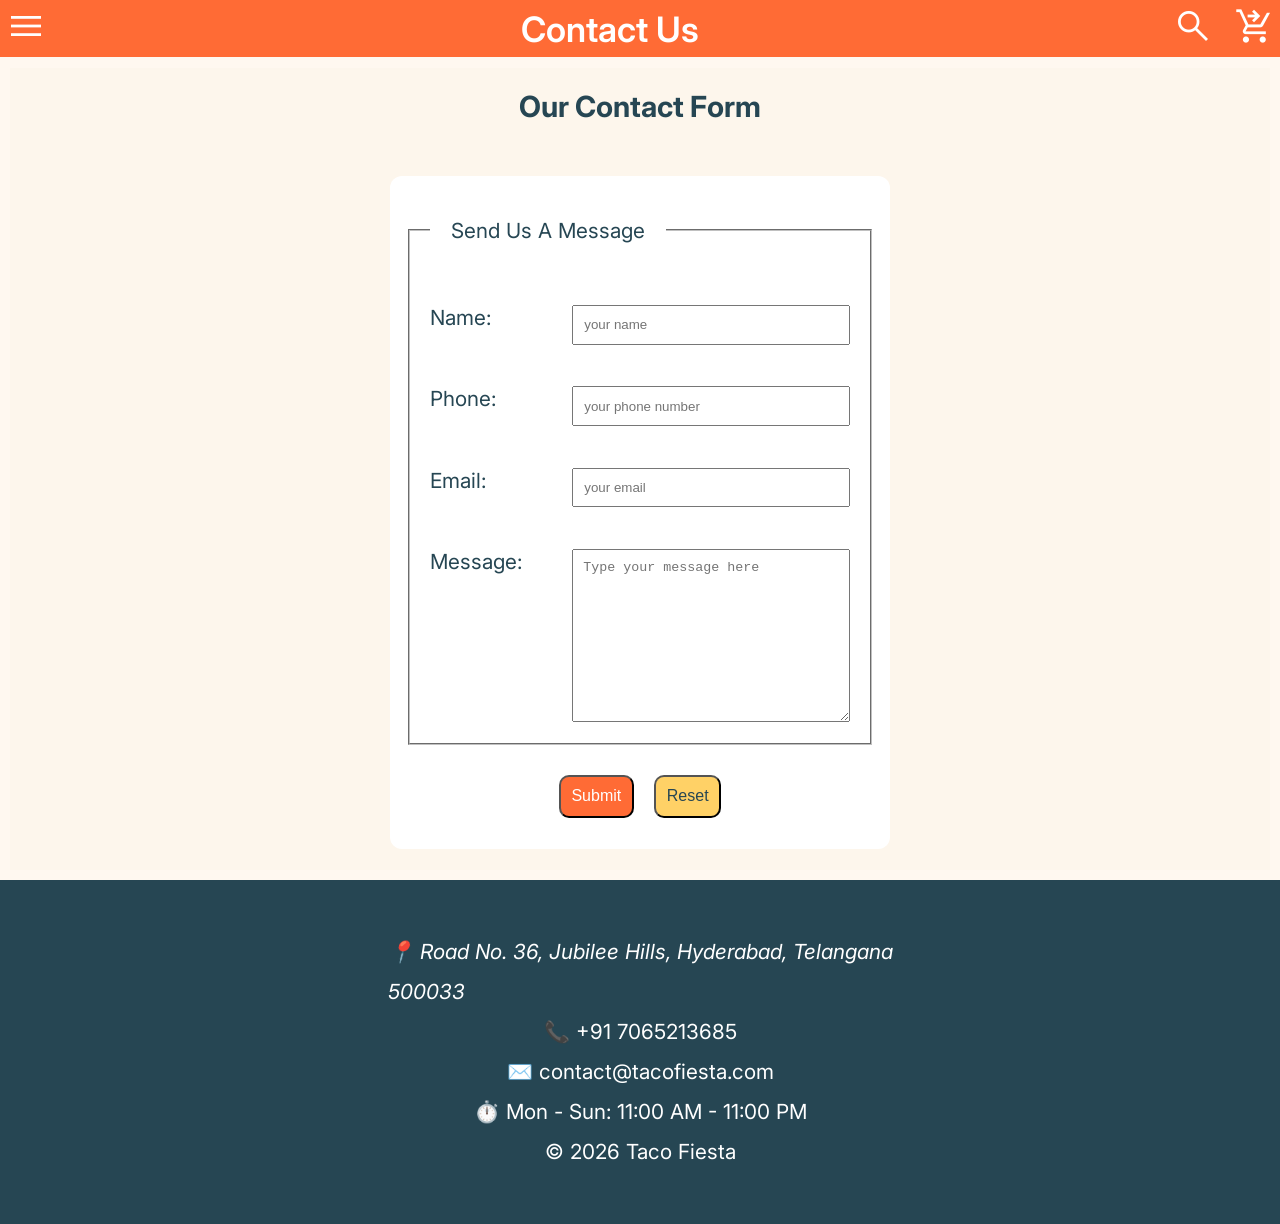
<file: contact.html>
<!doctype html>
<html lang="en">

<head>
    <meta charset="UTF-8" />
    <meta name="viewport" content="width=device-width, initial-scale=1.0" />
    <title>Contact Us</title>
    <link rel="icon" href="favicon.ico" type="image/x-icon" />
     <link rel="stylesheet" href="https://fonts.googleapis.com/css2?family=Material+Symbols+Outlined:opsz,wght,FILL,GRAD@24,400,0,0"/>
    <link rel="stylesheet" href="css/style.css" />
</head>

<body>
    <header>
       <nav class="navbar">
            <div class="navdiv">
                <a href="#menu">
                    <span class="material-symbols-outlined menu-symbol">menu</span>
                </a>
                <div class="title"><a href="contact.html">Contact Us</a></div>
                <div class="symbols">
                <a href="#search">
                    <span class="material-symbols-outlined search-symbol">search</span>
                </a>
                <a href="#cart">
                    <span class="material-symbols-outlined cart-symbol">shopping_cart_checkout</span>
                </a>
                </div>
            </div>
        </nav>
    </header>
    <main>
        <h3>Our Contact Form</h3>
        <form class="form"  action="https://httpbin.org/get" method="get">
            <fieldset>
                <legend>Send Us A Message</legend>
                <p class="details">
                    <label class="label" for="Name">Name:</label>
                    <input class="input" type="text" name="Name" id="Name" placeholder="your name" autocomplete="off" required />
                </p>
                <p class="details">
                    <label class="label" for="phone">Phone:</label>
                    <input class="input" type="tel" name="phone" id="phone" placeholder="your phone number" autocomplete="off" required />
                </p>
                <p class="details">
                    <label class="label" for="Email">Email:</label>
                    <input class="input" type="Email" name="Email" id="Email" placeholder="your email" autocomplete="off" required />
                </p>
                <p class="details">
                    <label class="label" for="message">Message:</label>
                    <textarea class="input" name="message" id="message" cols="30" rows="10"
                        placeholder="Type your message here"></textarea>
                </p>
            </fieldset>
            <section class="result">
            <button class="btn-primary" type="submit">Submit</button>
            <button class=" btn-primary btn-secondary" type="reset">Reset</button>
            </section>
        </form>
    </main>
    <footer>
        
            <address>
                  📍 Road No. 36, Jubilee Hills, Hyderabad, Telangana <br>500033
            </address>
            <p>📞 <a href="tel:+917065213685">+91 7065213685</a></p>
            <p>✉️ contact@tacofiesta.com </p>
            <p>⏱️ Mon - Sun: 11:00 AM - 11:00 PM</p>
        <p>&copy; 2026 Taco Fiesta</p>
    </footer>
</body>

</html>
</file>
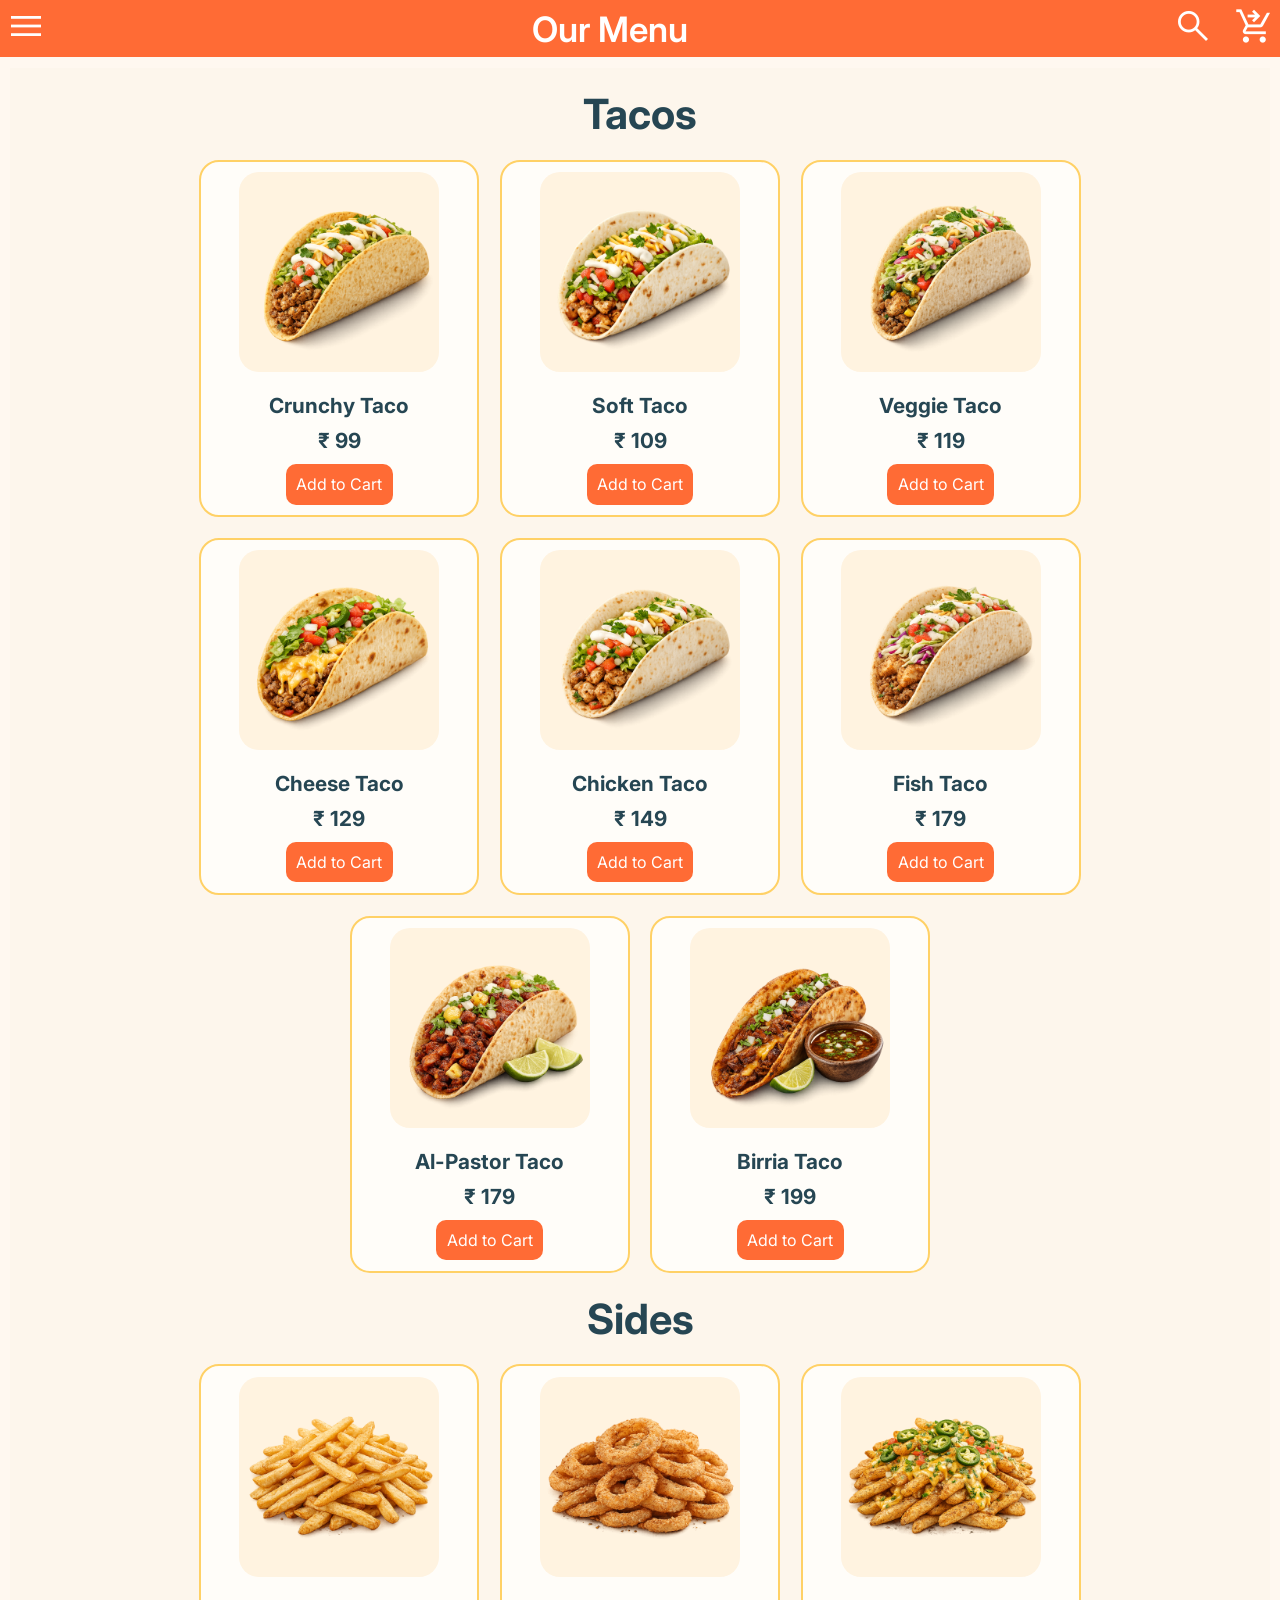
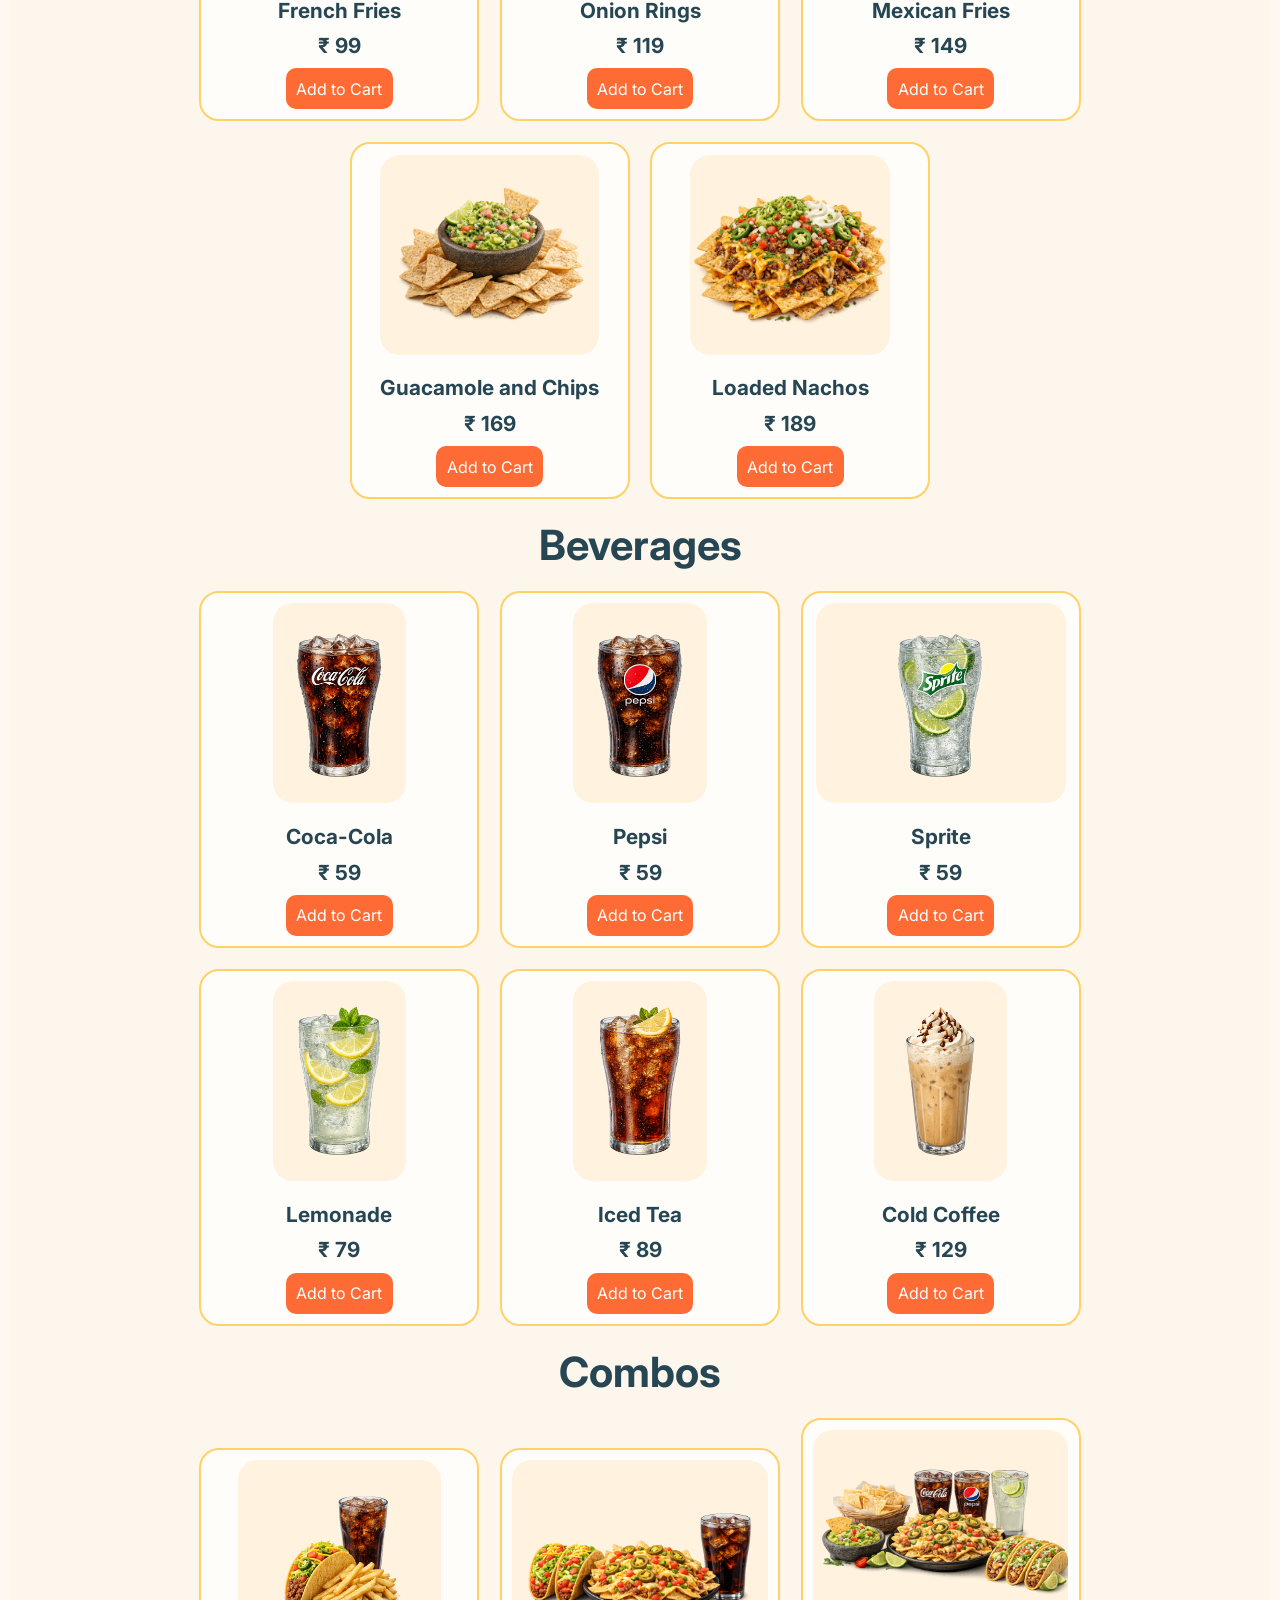
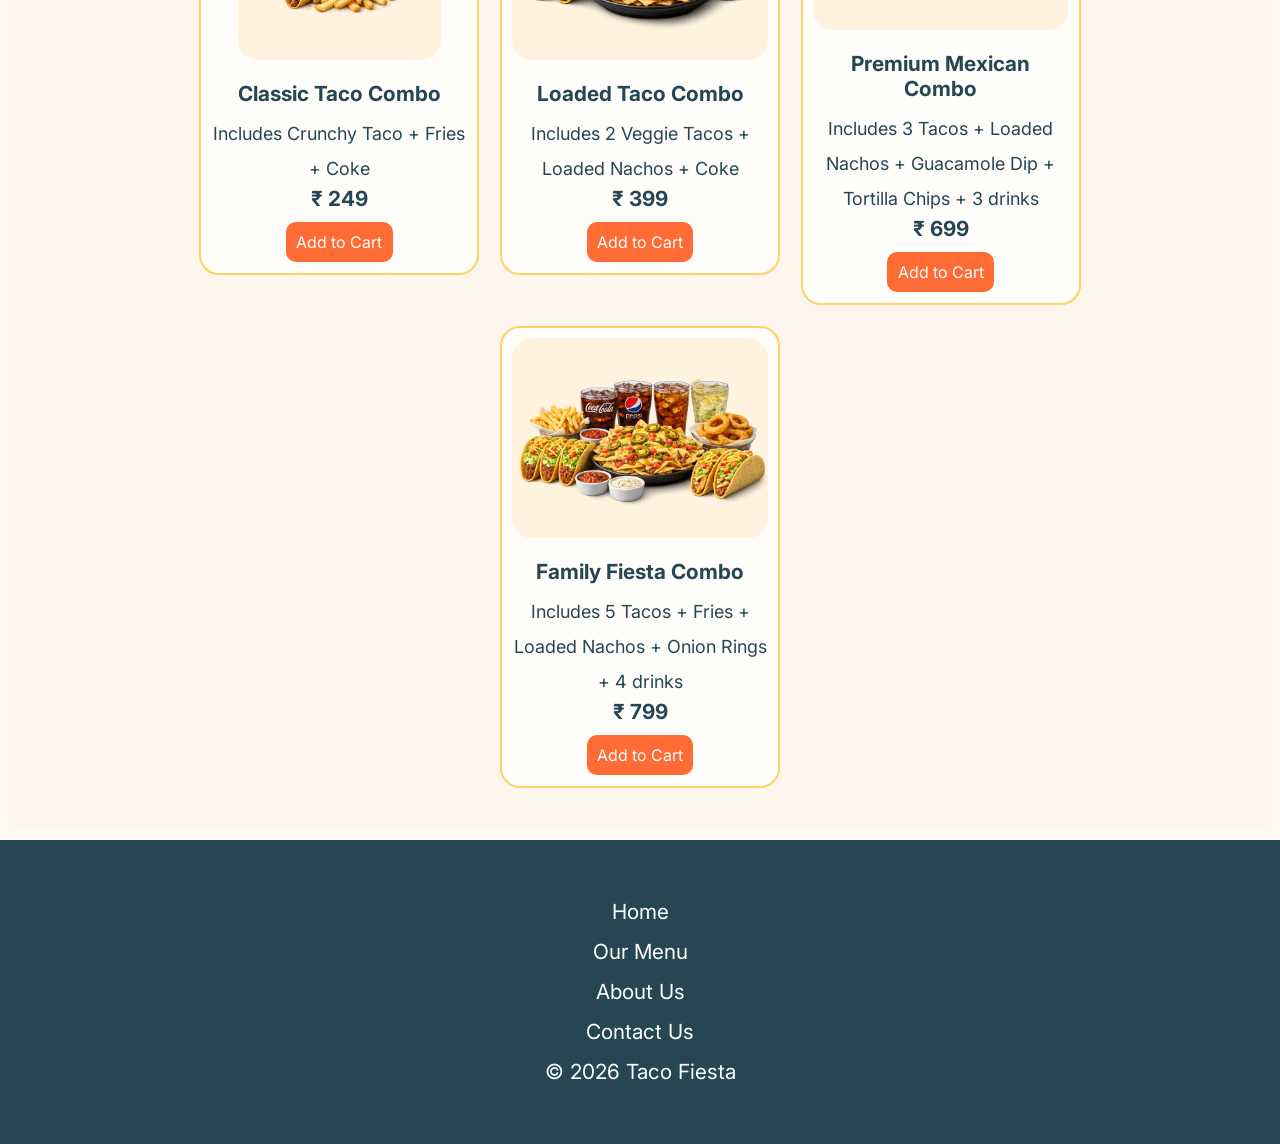
<file: products.html>
<!DOCTYPE html>
<html lang="en">
<head>
    <meta charset="UTF-8">
    <meta name="viewport" content="width=device-width, initial-scale=1.0">
    <title>Our Menu</title>
     <link rel="shortcut icon" href="favicon.ico" type="image/x-icon">
     <link rel="stylesheet" href="https://fonts.googleapis.com/css2?family=Material+Symbols+Outlined:opsz,wght,FILL,GRAD@24,400,0,0"/>
    <link rel="stylesheet" href="css/style.css">
</head>
<body>
    <header>
        <nav class="navbar">
            <div class="navdiv">
                <a href="#menu">
                    <span class="material-symbols-outlined menu-symbol">menu</span>
                </a>
                <div class="title"><a href="products.html">Our Menu</a></div>
                <div class="symbols">
                <a href="#search">
                    <span class="material-symbols-outlined search-symbol">search</span>
                </a>
                <a href="#cart">
                    <span class="material-symbols-outlined cart-symbol">shopping_cart_checkout</span>
                </a>
                </div>
            </div>
        </nav>
    </header>
    <main>
        <section id="Products" class="OurMenu"> 
    <h2>Tacos</h2>
    <div class="grid">
    <article class="card">
        <figure>
            <img src="imgs/crunchy-taco.png" alt="crunchy_taco">
            <figcaption>Crunchy Taco</figcaption>
        </figure>
        
        <p class="cost">&#8377; 99</p>
        <a href="#cart" class="btn-primary">Add to Cart</a>
        </article>
    <article class="card">
        <figure>
            <img src="imgs/soft-taco.png" alt="soft_taco">
            <figcaption>Soft Taco</figcaption>
        </figure>
       
        <p class="cost">&#8377; 109</p>
        <a href="#cart" class="btn-primary">Add to Cart</a>
    </article>
       <article class="card">
        <figure>
            <img src="imgs/veg-taco.png" alt="veggie_taco">
            <figcaption>Veggie Taco</figcaption>
        </figure>
        
        <p class="cost">&#8377; 119</p>
        <a href="#cart" class="btn-primary">Add to Cart</a>
      </article>
      <article class="card">
        <figure>
            <img src="imgs/cheese-taco.png" alt="cheese_taco">
            <figcaption>Cheese Taco</figcaption>
        </figure>
        <p class="cost">&#8377; 129</p>
        <a href="#cart" class="btn-primary">Add to Cart</a>
        </article>
      <article class="card">
        <figure>
            <img src="imgs/chicken-taco.png" alt="chicken_taco">
            <figcaption>Chicken Taco</figcaption>
        </figure>
        <p class="cost">&#8377; 149</p>
        <a href="#cart" class="btn-primary">Add to Cart</a>
        </article>
      <article class="card">
        <figure>
            <img src="imgs/fish-taco.png" alt="fish_taco">
            <figcaption>Fish Taco</figcaption>
        </figure>
        <p class="cost">&#8377; 179</p>
        <a href="#cart" class="btn-primary">Add to Cart</a>
        </article>
      <article class="card">
        <figure>
            <img src="imgs/Al-pastor taco.png" alt="Al-pastor_taco">
            <figcaption>Al-Pastor Taco</figcaption>
        </figure>
        <p class="cost">&#8377; 179</p>
        <a href="#cart" class="btn-primary">Add to Cart</a>
       </article>
      <article class="card">
        <figure>
            <img src="imgs/Birria-taco.png" alt="Birria_taco">
            <figcaption>Birria Taco</figcaption>
        </figure>
        <p class="cost">&#8377; 199</p>
        <a href="#cart" class="btn-primary">Add to Cart</a>
       </article>
    </div>
    <h2>Sides</h2>
    <div class="grid">
          <article class="card">
        <figure>
            <img src="imgs/French-fries.png" alt="French-fries">
            <figcaption>French Fries</figcaption>
        </figure>
       
        <p class="cost">&#8377; 99</p>
        <a href="#cart" class="btn-primary">Add to Cart</a>
    </article>
      <article class="card">
        <figure>
            <img src="imgs/onion-rings.png" alt="onion-rings">
            <figcaption>Onion Rings</figcaption>
        </figure>
        <p class="cost">&#8377; 119</p>
        <a href="#cart" class="btn-primary">Add to Cart</a>
        </article>
       <article class="card">
        <figure>
            <img src="imgs/mexican-fries.png" alt="mexican-fries">
            <figcaption>Mexican Fries</figcaption>
        </figure>
        
        <p class="cost">&#8377; 149</p>
        <a href="#cart" class="btn-primary">Add to Cart</a>
      </article>
    
      <article class="card">
        <figure>
            <img src="imgs/guacamole.png" alt="guacamole and Chips">
            <figcaption>Guacamole and Chips</figcaption>
        </figure>
        <p class="cost">&#8377; 169</p>
        <a href="#cart" class="btn-primary">Add to Cart</a>
        </article>
         <article class="card">
        <figure>
            <img src="imgs/loaded-nachos.png" alt="loaded-nachos">
            <figcaption>Loaded Nachos</figcaption>
        </figure>
        
        <p class="cost">&#8377; 189</p>
        <a href="#cart" class="btn-primary">Add to Cart</a>
        </article>
  
    </div>
    
    <h2>Beverages</h2>
    <div class="grid">
    <article class="card">
        <figure>
            <img src="imgs/coca-cola.png" alt="coca-cola">
            <figcaption>Coca-Cola</figcaption>
        </figure>
        
        <p class="cost">&#8377; 59</p>
        <a href="#cart" class="btn-primary">Add to Cart</a>
        </article>
    <article class="card">
        <figure>
            <img src="imgs/pepsi.png" alt="pepsi">
            <figcaption>Pepsi</figcaption>
        </figure>
       
        <p class="cost">&#8377; 59</p>
        <a href="#cart" class="btn-primary">Add to Cart</a>
    </article>
       <article class="card">
        <figure>
            <img src="imgs/sprite.png" alt="sprite" height="250" width="250">
            <figcaption>Sprite</figcaption>
        </figure>
        
        <p class="cost">&#8377; 59</p>
        <a href="#cart" class="btn-primary">Add to Cart</a>
      </article>
      <article class="card">
        <figure>
            <img src="imgs/lemonade.png" alt="lemonade">
            <figcaption>Lemonade</figcaption>
        </figure>
        <p class="cost">&#8377; 79</p>
        <a href="#cart" class="btn-primary">Add to Cart</a>
        </article>
      <article class="card">
        <figure>
            <img src="imgs/Iced-tea.png" alt="Iced Tea">
            <figcaption>Iced Tea</figcaption>
        </figure>
        <p class="cost">&#8377; 89</p>
        <a href="#cart" class="btn-primary">Add to Cart</a>
        </article>
      <article class="card">
        <figure>
            <img src="imgs/cold-coffee.png" alt="Cold Coffee">
            <figcaption>Cold Coffee</figcaption>
        </figure>
        <p class="cost">&#8377; 129</p>
        <a href="#cart" class="btn-primary">Add to Cart</a>
        </article>
    </div>
    <h2>Combos</h2>
    <div class="grid">
    <article class="card">
        <figure>
            <img src="imgs/Taco-combo.png" alt="Taco-combo" >
            <figcaption>Classic Taco Combo</figcaption>
        </figure>
         <p class="desc">Includes Crunchy Taco + Fries + Coke</p>
        <p class="cost">&#8377; 249</p>
        <a href="#cart" class="btn-primary">Add to Cart</a>
        </article>
    <article class="card">
        <figure>
            <img src="imgs/loaded-taco-combo.png" alt="loaded-taco-combo">
            <figcaption>Loaded Taco Combo</figcaption>
        </figure>
         <p class="desc">Includes 2 Veggie Tacos + Loaded Nachos + Coke</p>
        <p class="cost">&#8377; 399</p>
        <a href="#cart" class="btn-primary">Add to Cart</a>
        </article>
         <article class="card">
        <figure>
            <img src="imgs/premium-mexican-combo.png" alt="premium-mexican-combo">
            <figcaption>Premium Mexican Combo</figcaption>
        </figure>
         <p class="desc">Includes 3 Tacos + Loaded Nachos + Guacamole Dip + Tortilla Chips + 3 drinks</p>
        <p class="cost">&#8377; 699</p>
        <a href="#cart" class="btn-primary">Add to Cart</a>
        </article>
    <article class="card">
        <figure>
            <img src="imgs/family-fiesta-combo.png" alt="family-fiesta-combo">
            <figcaption>Family Fiesta Combo</figcaption>
        </figure>
         <p class="desc">Includes 5 Tacos + Fries + Loaded Nachos + Onion Rings + 4 drinks</p>
        <p class="cost">&#8377; 799</p>
        <a href="#cart" class="btn-primary">Add to Cart</a>
        </article>
   
        </div>
   </section>
    </main>
     <footer>
      <p> <a href="index.html">Home</a></p>
      <p> <a href="products.html">Our Menu</a></p>
      <p> <a href="About.html">About Us</a></p>
      <p> <a href="contact.html">Contact Us</a></p>
      <p>&copy; 2026 Taco Fiesta</p>
</footer>
</body>
</html>
</file>
<file: css/style.css>
@import url('https://fonts.googleapis.com/css2?family=Inter:ital,opsz,wght@0,14..32,100..900;1,14..32,100..900&family=Nunito:ital,wght@0,200..1000;1,200..1000&display=swap');
*{
    margin: 0;
    padding: 0;
    box-sizing: border-box;
}
:root{
    --PRIMARY-COLOR:#FF6B35;
    --SECONDARY-COLOR: #FFD166;
    --ACCENT-COLOR: #06D6A0;
    --BACKGROUND-COLOR: #FFF8F0; 
    --TEXT-COLOR: #264653; 
    --LIGHT-TEXT-COLOR: #FFFFFF;
    --BTN-FONT-SIZE: 16px;
    --BTN-BORDER-RADIUS: 10px;
    --FOOTER-BACKGROUND-COLOR: #264653;
}

html {
    font-size: 1.3rem;
    background-color: var(--BACKGROUND-COLOR);
    color: var(--TEXT-COLOR);
    font-family: "Inter",sans-serif;
    scroll-behavior: smooth;
}
body {
    min-height: 100vh;
    min-width: 800px;
    max-width: 100%;
    margin: 0 auto;
    padding-top: 57.8px;
}
header{
    top: 0;
}
main{
   
    background-color: #FDF6EC;
    display: flex;
    flex-direction: column;
    align-items: center;
    gap: 1.5rem;
    padding: 1rem;
    margin: 0.5rem;
}

.navbar{
    background-color: var(--PRIMARY-COLOR);
    padding: 0.3rem;
    position: fixed;
    top: 0;
    width: 100%;
    z-index: 1000;
    transition: all 0.3s ease;
}
.navbar a:hover, .navbar .material-symbols-outlined:hover{
    color: #FFD166;
}
.navdiv{
    display: flex;
    justify-content: space-between;
    align-items: center; 
}
.symbols{
    display: flex;
    justify-content: flex-end;
    flex-flow: row nowrap;
    align-items: center;
    gap: 1rem;
}

.logo a, .title a{
    font-size: 35px;
    font-weight: 600;
    color: var(--LIGHT-TEXT-COLOR);
    text-decoration: none;
}
.menu-symbol,.search-symbol,.cart-symbol{
    font-size: 40px;
    color: var(--LIGHT-TEXT-COLOR);
}
.About{
    margin: 1rem;
    text-align: center;
}
.About ul{
    line-height: 2.5rem;
}
.info{
    margin: 1rem;
    padding: 1rem;
}
.TacoFiesta{
    padding: 0;
    margin: 0;
}
.Image img{
       max-width: 100%;
       height: auto;   
}
.Content{
    margin: 1rem;
    padding: 1rem;
    color: var(--TEXT-COLOR);
    line-height: 40px;
}
.Desc{
    list-style-type: circle;
     max-width: 45ch;
    text-align: center;
    margin: 0 auto;
}

 li{
    list-style-type: none;
   
}
a{
    text-decoration: none;
}

.hero{
    background-image: url("/HTML/imgs/HeroSection.png");
    background-size: cover;
    background-position: center;
    background-repeat: no-repeat;
    height: 550px;
    filter: brightness(80%) saturate(100%) contrast(110%);
    display: flex;
    flex-direction: column;
    justify-content: flex-end;
    align-items: flex-start;
    padding-bottom: 0.75rem;
    padding-left: 4rem;
}
h1{
    font-size: 3.75rem;
}
h2{
    font-size: 2rem;
}
h3{
    font-size: 1.4rem;
    margin-bottom: 1rem;
}

.description{
    font-size: 1.125rem;
}

.btn{
   margin: 0.5rem;
   padding: 0.5rem;
   font-size: 1.4rem;
   font-weight:bolder;
   border-radius: 50px;
   background-color: var(--PRIMARY-COLOR);
   color: var(--LIGHT-TEXT-COLOR);
   transition: all 0.3s ease;
   display: inline-flex;
   align-items: center;
   justify-content: center;
}
.btn:hover{
     background-color: #E85A24;
    transform: translateY(-0.2rem) scaleY(1.02);
}

.btn-primary{
    margin: 0.5rem;
    padding: 0.5rem;
    border-radius: var(--BTN-BORDER-RADIUS);
    background-color:var(--PRIMARY-COLOR);
    color: var(--LIGHT-TEXT-COLOR);
    font-size: var(--BTN-FONT-SIZE);
    transition: all 0.3s ease;
    display: inline-flex;
    align-items: center;
    justify-content: center;
}
.btn-primary:hover{
     background-color: #E85A24;
    transform: translateY(-0.2rem) scaleY(1.02);
}
.btn-secondary{
   margin: 0.5rem;
    padding: 0.5rem;
    border-radius: var(--BTN-BORDER-RADIUS);
    background-color:var(--SECONDARY-COLOR);
    color: var(--TEXT-COLOR);
    font-size: var(--BTN-FONT-SIZE);
    transition: all 0.3s ease;
    display: inline-flex;
    align-items: center;
    justify-content: center;
}
.btn-secondary:hover{
    background-color: #F4B942;
    transform: translateY(-0.2rem) scaleY(1.02);
}
 figure img{
    display: block;
    max-width: 100%;
    height: auto;
}
.products{
    margin: 1rem auto;
    width: 90%;
    text-align: center;
}

.products h2{
    margin-bottom: 2rem;
}

.our_menu{
    display: flex;
    overflow: hidden;  
}

.group{
    display: flex;
    flex-shrink: 0;     
    animation: spin 5s infinite linear;
}
@keyframes spin{
    from { transform: translateX(0); }
    to { transform: translateX(-100%); }
}
.Card{
    flex: 0 0 200px;   
    padding: 1rem;
    border-radius: 20px;
    text-align: center;
}

figure{
    margin: 0;
}

.Card img{
    border-radius: 20px;
    background-color: #FFF3E0;
    width: 100%;
    height: 200px;
    object-fit: contain;
}

.Card figcaption{
    font-weight: bold;
    font-size: 1rem;
    margin-top: 8px;
}

.products .btn-secondary{
    display: inline-block;
    margin-top: 2rem;
}


.OurMenu{
    display: flex;
    flex-flow: column wrap;
    align-items: center;
    justify-content: center;
    margin-left: 1rem;
    margin-right: 1rem;
  
}

.grid{
    margin-top: 1rem;
    margin-bottom: 1rem;
    display: flex;
    flex-direction: row;
    flex-wrap: wrap;
    justify-content: center;
    align-items: center;
    gap: 1rem;
}
.card{
    margin: 0;
    width: min(100%,280px); 
    height: auto;
    background-color: #FFFDF9;
    display: flex;
    flex-flow: column wrap;
    justify-content: center;
    align-items: center;
    border: 2px solid #FFD166;
    border-radius: 20px; 
    transition: all 0.3s ease;
    scroll-margin-top: 8rem;
} 
.card:hover{
   transform: translateY(-0.2rem) scaleY(1.02);
   box-shadow:
    0 4px 12px rgba(0, 0, 0, 0.08),
    0 8px 20px rgba(255, 107, 53, 0.12);
    border-color: #F4B942;
}
.card:hover figcaption{
    color: var(--PRIMARY-COLOR);
    transform: scale(1.05);
}
.card:hover .btn-primary{
    background-color: #E85A24;
    transform: translateY(-0.2rem) scaleY(1.02);
}
.card:hover .cost{
     color: #C1121F;
     transform: scale(1.05);
}
.card:hover .desc{
     transform: scale(1.03);
}
.card:hover img{
     transform: scale(1.05);
     background-color: #FFE4B5;
}
 .card figure{
    margin: 0;
    display: flex;
    flex-flow: column nowrap; 
    overflow: hidden;
}
.card img{
     margin: 0.5rem;
     border-radius: 20px;
     background-color:  #FFF3E0;
     max-width: 100%;
    height: 200px;       
    object-fit: contain;
    transition: all 0.3s ease;
}
.card figcaption{
    margin: 0.5rem;
    font-weight: bold;
    font-size: 1rem;
    text-align: center;
    transition: all 0.3s ease;
} 
.card .desc{
    margin-left: 0.5rem;
    margin-right: 0.5rem;
    font-size: large;
    line-height: 35px;
    text-align: center;
    transition: all 0.3s ease;
}
.card .cost{
    font-weight: bold;
    transition: all 0.3s ease;
}
.form{
    padding: 1rem;
    width: min(100%,500px);
    max-width: 90%;
    background-color: var(--LIGHT-TEXT-COLOR);
    border-radius: 12px;
    gap: 20px;
    display: flex;
    flex-flow: column nowrap;
    align-items: center;
    justify-content: center;
     transform: translateY(30px);
     opacity: 0;
     animation: slideUp 0.8s ease forwards;
}
@keyframes slideUp {
  to {
    transform: translateY(0);
    opacity: 1;
  }
}
 .form:hover{
    transform: translateY(-3px);
    box-shadow: 0 12px 28px rgba(0, 0, 0, 0.18);
}
.details{
    display: flex;
   flex-flow: row nowrap;
}
.label{
    margin: 1rem;
    width: 100px;
}
.input{
    margin: 1rem;
    padding: 0.5rem;
    flex-grow: 1;
}
.result{
    display: flex;
    flex-flow: row nowrap;
}
legend{
    padding: 1rem;
    margin: 1rem;
}
footer{
    bottom: 0;
    padding-top: 2.5rem;
    padding-bottom: 2.5rem;
    line-height: 40px;
    background-color: var(--FOOTER-BACKGROUND-COLOR);
    color: var(--LIGHT-TEXT-COLOR);
    display: flex;
    flex-flow: column wrap;
    justify-content: center;
    align-items: center;
}
footer a{
    color: var(--LIGHT-TEXT-COLOR);
}
footer a:hover{
    color: #FFD166;
}

@media screen and (max-width: 768px) {
    html{
        font-size: 1rem;
    }
    body{
        padding-top: 43px;
    }
    .logo a, .title a{
        font-size: 1.5rem;
    }
    .menu-symbol,.search-symbol,.cart-symbol{
        font-size: 30px;
    }
    .hero{
        background-size: cover;
        background-position: center;
        background-repeat: no-repeat;
        height: 390px;
        padding-left: 1.2rem;

    }
    .btn{
         width: 140px;
        height: 40px;
        font-size: 1rem;
    }
    h1{
    font-size: 2rem;
    }

    h2{
    font-size: 1.6rem;
    margin-bottom: 0.5rem;
    }

    h3{
    font-size: 1.3rem;
    margin-bottom: 0.5rem;
    }
    .About{
        margin: 0.5rem;
    }
    .About ul{
    line-height: 2rem;
    }
    .info{
        margin: 0.5rem ;
    }
    .card{
        border: 2px solid #F4B942;
    }
    .card figcaption{
        color: var(--PRIMARY-COLOR);
    }
    .card .cost{
        color: #C1121F;
    }
    .card img{
         background-color: #FFE4B5;
    }
    .Content{
      line-height: 35px;
    }
    .form{
        width: 95%;
        box-shadow: 0 12px 28px rgba(0, 0, 0, 0.18);
    }
    footer{
        bottom: ;
        padding: 1.5rem;
        text-align: center;
        font-size: 0.9rem;
        line-height: 1.6;
    }
}
</file>
